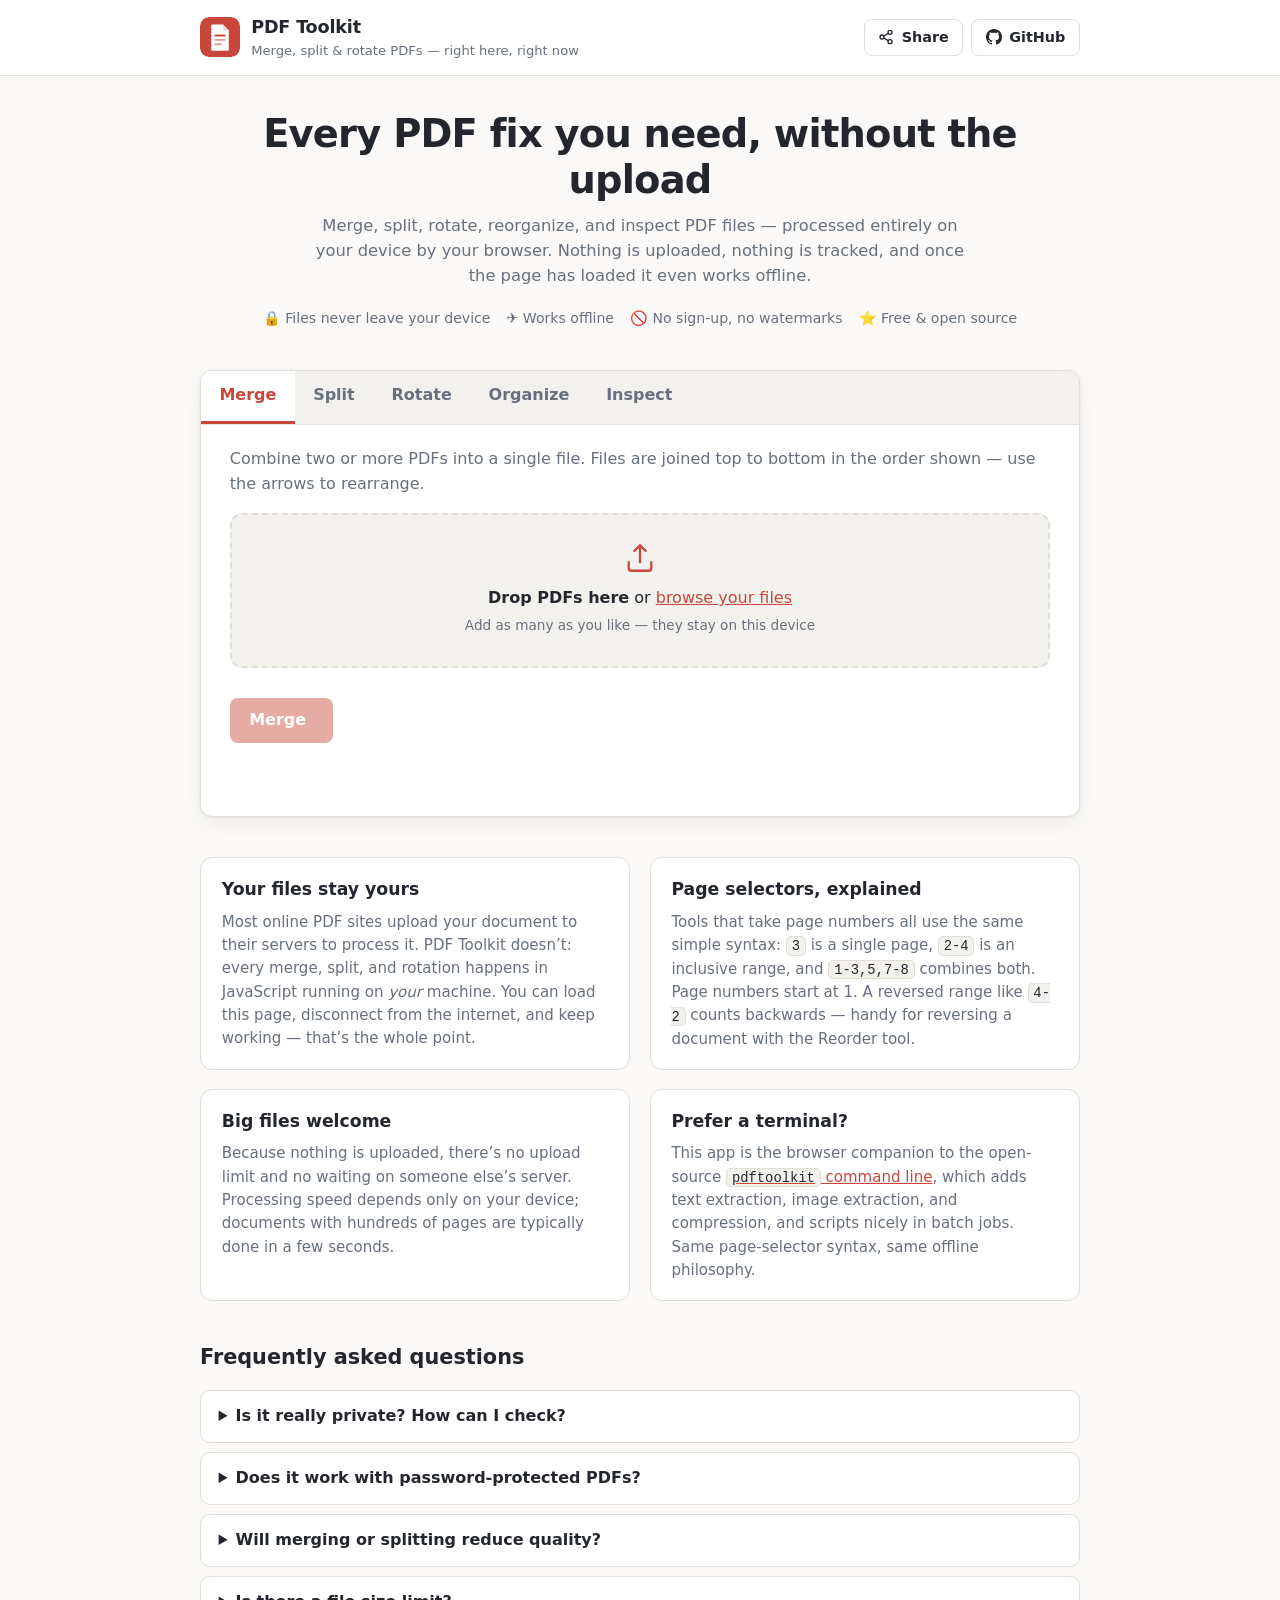
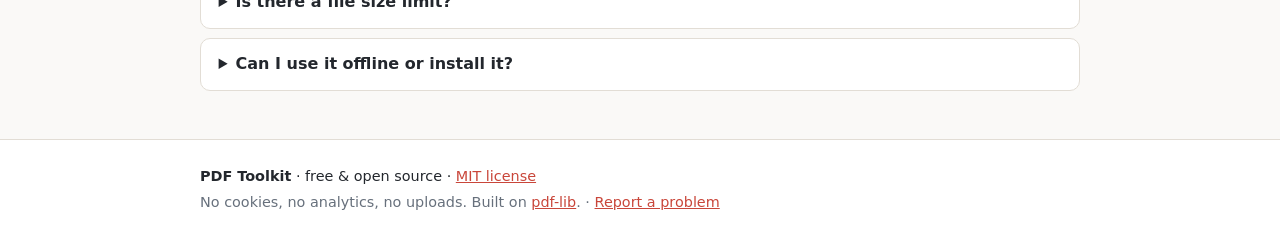
<file: docs/index.html>
<!DOCTYPE html>
<html lang="en">
<head>
  <meta charset="utf-8">
  <meta name="viewport" content="width=device-width, initial-scale=1">
  <title>PDF Toolkit — merge, split &amp; rotate PDFs privately in your browser</title>
  <meta name="description" content="Free, private PDF tools that run entirely in your browser. Merge, split, rotate, reorder, and inspect PDF files — no uploads, no accounts, no file size games. Works offline.">
  <link rel="canonical" href="https://smolkapps.github.io/pdf-toolkit/">

  <meta property="og:type" content="website">
  <meta property="og:site_name" content="PDF Toolkit">
  <meta property="og:title" content="PDF Toolkit — merge, split &amp; rotate PDFs privately in your browser">
  <meta property="og:description" content="Free, private PDF tools that run entirely in your browser. Merge, split, rotate, reorder, and inspect PDFs — your files never leave your device.">
  <meta property="og:url" content="https://smolkapps.github.io/pdf-toolkit/">
  <meta property="og:image" content="https://smolkapps.github.io/pdf-toolkit/og.png">
  <meta property="og:image:width" content="1200">
  <meta property="og:image:height" content="630">
  <meta property="og:image:alt" content="PDF Toolkit — private, in-browser PDF tools">
  <meta name="twitter:card" content="summary_large_image">
  <meta name="twitter:title" content="PDF Toolkit — merge, split &amp; rotate PDFs privately in your browser">
  <meta name="twitter:description" content="Free, private PDF tools that run entirely in your browser. No uploads, no accounts. Works offline.">
  <meta name="twitter:image" content="https://smolkapps.github.io/pdf-toolkit/og.png">

  <link rel="icon" href="favicon.ico" sizes="48x48">
  <link rel="icon" href="icons/favicon.svg" type="image/svg+xml">
  <link rel="apple-touch-icon" href="icons/apple-touch-icon.png">
  <link rel="manifest" href="manifest.webmanifest">
  <meta name="theme-color" content="#faf9f7" media="(prefers-color-scheme: light)">
  <meta name="theme-color" content="#191b1f" media="(prefers-color-scheme: dark)">

  <link rel="stylesheet" href="styles.css">
  <script type="application/ld+json">
  {
    "@context": "https://schema.org",
    "@type": "WebApplication",
    "name": "PDF Toolkit",
    "url": "https://smolkapps.github.io/pdf-toolkit/",
    "description": "Free, private PDF tools that run entirely in your browser. Merge, split, rotate, reorder, and inspect PDF files without uploading them anywhere.",
    "applicationCategory": "UtilitiesApplication",
    "operatingSystem": "Any",
    "browserRequirements": "Requires JavaScript",
    "offers": { "@type": "Offer", "price": "0", "priceCurrency": "USD" }
  }
  </script>
</head>
<body>
<a class="skip-link" href="#tools">Skip to the tools</a>

<header class="site-header">
  <div class="wrap header-inner">
    <div class="brand">
      <img src="icons/favicon.svg" alt="" width="40" height="40" class="brand-icon">
      <div>
        <p class="brand-name">PDF Toolkit</p>
        <p class="brand-tag">Merge, split &amp; rotate PDFs — right here, right now</p>
      </div>
    </div>
    <div class="header-actions">
      <button type="button" id="share-btn" class="btn btn-ghost" title="Share PDF Toolkit">
        <svg aria-hidden="true" viewBox="0 0 24 24" width="16" height="16" fill="none" stroke="currentColor" stroke-width="2" stroke-linecap="round" stroke-linejoin="round"><circle cx="18" cy="5" r="3"/><circle cx="6" cy="12" r="3"/><circle cx="18" cy="19" r="3"/><path d="M8.6 13.5l6.8 4M15.4 6.5l-6.8 4"/></svg>
        Share
      </button>
      <a class="btn btn-ghost" href="https://github.com/smolkapps/pdf-toolkit" rel="noopener">
        <svg aria-hidden="true" viewBox="0 0 16 16" width="16" height="16" fill="currentColor"><path d="M8 0C3.58 0 0 3.58 0 8c0 3.54 2.29 6.53 5.47 7.59.4.07.55-.17.55-.38 0-.19-.01-.82-.01-1.49-2.01.37-2.53-.49-2.69-.94-.09-.23-.48-.94-.82-1.13-.28-.15-.68-.52-.01-.53.63-.01 1.08.58 1.23.82.72 1.21 1.87.87 2.33.66.07-.52.28-.87.51-1.07-1.78-.2-3.64-.89-3.64-3.95 0-.87.31-1.59.82-2.15-.08-.2-.36-1.02.08-2.12 0 0 .67-.21 2.2.82.64-.18 1.32-.27 2-.27s1.36.09 2 .27c1.53-1.04 2.2-.82 2.2-.82.44 1.1.16 1.92.08 2.12.51.56.82 1.27.82 2.15 0 3.07-1.87 3.75-3.65 3.95.29.25.54.73.54 1.48 0 1.07-.01 1.93-.01 2.2 0 .21.15.46.55.38A8.01 8.01 0 0 0 16 8c0-4.42-3.58-8-8-8z"/></svg>
        GitHub
      </a>
    </div>
  </div>
</header>

<main class="wrap">
  <section class="hero">
    <h1>Every PDF fix you need, without the upload</h1>
    <p class="hero-sub">
      Merge, split, rotate, reorganize, and inspect PDF files — processed entirely
      on your device by your browser. Nothing is uploaded, nothing is tracked, and
      once the page has loaded it even works offline.
    </p>
    <ul class="trust-badges" aria-label="Why this tool is safe to use">
      <li><span aria-hidden="true">🔒</span> Files never leave your device</li>
      <li><span aria-hidden="true">✈️</span> Works offline</li>
      <li><span aria-hidden="true">🚫</span> No sign-up, no watermarks</li>
      <li><span aria-hidden="true">⭐</span> Free &amp; open source</li>
    </ul>
  </section>

  <noscript>
    <p class="noscript-warning">
      PDF Toolkit does all of its work locally in your browser, so it needs
      JavaScript to run. Please enable JavaScript, or use the
      <a href="https://github.com/smolkapps/pdf-toolkit">command-line version</a>.
    </p>
  </noscript>

  <section id="tools" class="tools-card" aria-label="PDF tools">
    <div class="tabs" role="tablist" aria-label="Choose a tool">
      <button role="tab" id="tab-merge" aria-controls="panel-merge" aria-selected="true" type="button">Merge</button>
      <button role="tab" id="tab-split" aria-controls="panel-split" aria-selected="false" tabindex="-1" type="button">Split</button>
      <button role="tab" id="tab-rotate" aria-controls="panel-rotate" aria-selected="false" tabindex="-1" type="button">Rotate</button>
      <button role="tab" id="tab-organize" aria-controls="panel-organize" aria-selected="false" tabindex="-1" type="button">Organize</button>
      <button role="tab" id="tab-inspect" aria-controls="panel-inspect" aria-selected="false" tabindex="-1" type="button">Inspect</button>
    </div>

    <!-- Merge -->
    <section id="panel-merge" role="tabpanel" aria-labelledby="tab-merge" class="panel">
      <p class="tool-desc">Combine two or more PDFs into a single file. Files are joined top to bottom in the order shown — use the arrows to rearrange.</p>
      <div class="dropzone" id="merge-drop" tabindex="0" role="button" aria-label="Add PDF files to merge: press Enter to browse, or drag and drop files here">
        <svg class="dz-icon" aria-hidden="true" viewBox="0 0 24 24" width="34" height="34" fill="none" stroke="currentColor" stroke-width="1.6" stroke-linecap="round" stroke-linejoin="round"><path d="M12 3v12m0-12L8 7m4-4 4 4"/><path d="M4 15v4a2 2 0 0 0 2 2h12a2 2 0 0 0 2-2v-4"/></svg>
        <p><strong>Drop PDFs here</strong> or <span class="dz-browse">browse your files</span></p>
        <p class="dz-hint">Add as many as you like — they stay on this device</p>
        <input type="file" id="merge-input" accept=".pdf,application/pdf" multiple hidden>
      </div>
      <ul class="file-list" id="merge-list" aria-label="Files to merge, in order"></ul>
      <div class="actions">
        <button type="button" class="btn btn-primary" id="merge-run" disabled>Merge <span id="merge-count"></span></button>
        <button type="button" class="btn btn-ghost" id="merge-clear" hidden>Clear all</button>
      </div>
      <div class="status" id="merge-status" role="status" aria-live="polite"></div>
      <div class="results" id="merge-results"></div>
    </section>

    <!-- Split -->
    <section id="panel-split" role="tabpanel" aria-labelledby="tab-split" class="panel" hidden>
      <p class="tool-desc">Break one PDF into smaller ones — pull out a page range, cut it into fixed-size chunks, or save every page as its own file.</p>
      <div class="dropzone" id="split-drop" tabindex="0" role="button" aria-label="Choose a PDF to split: press Enter to browse, or drag and drop a file here">
        <svg class="dz-icon" aria-hidden="true" viewBox="0 0 24 24" width="34" height="34" fill="none" stroke="currentColor" stroke-width="1.6" stroke-linecap="round" stroke-linejoin="round"><circle cx="6" cy="6" r="2.5"/><circle cx="6" cy="18" r="2.5"/><path d="M8.1 7.6 20 19.5M8.1 16.4 20 4.5M14.5 13 20 19.5"/></svg>
        <p><strong>Drop a PDF here</strong> or <span class="dz-browse">browse your files</span></p>
        <p class="dz-hint">One file at a time</p>
        <input type="file" id="split-input" accept=".pdf,application/pdf" hidden>
      </div>
      <div class="file-chip" id="split-file" hidden></div>
      <fieldset class="options" id="split-options" disabled>
        <legend>How should it be split?</legend>
        <label class="radio-row">
          <input type="radio" name="split-mode" value="ranges" checked>
          <span>Extract pages <input type="text" id="split-ranges" class="inline-input" inputmode="numeric" placeholder="e.g. 1-3,5" aria-label="Pages to extract, for example 1-3,5"> into one new PDF</span>
        </label>
        <label class="radio-row">
          <input type="radio" name="split-mode" value="every">
          <span>Cut into chunks of <input type="number" id="split-every" class="inline-input inline-num" min="1" step="1" value="1" aria-label="Pages per chunk"> page(s) each</span>
        </label>
        <label class="radio-row">
          <input type="radio" name="split-mode" value="all">
          <span>Save every page as a separate PDF</span>
        </label>
        <p class="field-error" id="split-error" role="alert" hidden></p>
      </fieldset>
      <div class="actions">
        <button type="button" class="btn btn-primary" id="split-run" disabled>Split PDF</button>
      </div>
      <div class="status" id="split-status" role="status" aria-live="polite"></div>
      <div class="results" id="split-results"></div>
    </section>

    <!-- Rotate -->
    <section id="panel-rotate" role="tabpanel" aria-labelledby="tab-rotate" class="panel" hidden>
      <p class="tool-desc">Turn pages the right way up. Rotate the whole document, or just the pages you name.</p>
      <div class="dropzone" id="rotate-drop" tabindex="0" role="button" aria-label="Choose a PDF to rotate: press Enter to browse, or drag and drop a file here">
        <svg class="dz-icon" aria-hidden="true" viewBox="0 0 24 24" width="34" height="34" fill="none" stroke="currentColor" stroke-width="1.6" stroke-linecap="round" stroke-linejoin="round"><path d="M21 12a9 9 0 1 1-2.64-6.36"/><path d="M21 3v6h-6"/></svg>
        <p><strong>Drop a PDF here</strong> or <span class="dz-browse">browse your files</span></p>
        <p class="dz-hint">One file at a time</p>
        <input type="file" id="rotate-input" accept=".pdf,application/pdf" hidden>
      </div>
      <div class="file-chip" id="rotate-file" hidden></div>
      <fieldset class="options" id="rotate-options" disabled>
        <legend>Rotation</legend>
        <div class="radio-row-group" role="radiogroup" aria-label="Rotation amount">
          <label class="radio-pill"><input type="radio" name="rotate-deg" value="90" checked><span>90° right</span></label>
          <label class="radio-pill"><input type="radio" name="rotate-deg" value="-90"><span>90° left</span></label>
          <label class="radio-pill"><input type="radio" name="rotate-deg" value="180"><span>180°</span></label>
        </div>
        <label class="field-label" for="rotate-pages">Pages to rotate <span class="muted">(leave blank for all pages)</span></label>
        <input type="text" id="rotate-pages" class="text-input" inputmode="numeric" placeholder="e.g. 1,3-5">
        <p class="field-error" id="rotate-error" role="alert" hidden></p>
      </fieldset>
      <div class="actions">
        <button type="button" class="btn btn-primary" id="rotate-run" disabled>Rotate pages</button>
      </div>
      <div class="status" id="rotate-status" role="status" aria-live="polite"></div>
      <div class="results" id="rotate-results"></div>
    </section>

    <!-- Organize -->
    <section id="panel-organize" role="tabpanel" aria-labelledby="tab-organize" class="panel" hidden>
      <p class="tool-desc">Keep, remove, or rearrange pages. Reordering accepts repeats and reversed ranges, so “5-1” reverses a five-page document.</p>
      <div class="dropzone" id="organize-drop" tabindex="0" role="button" aria-label="Choose a PDF to organize: press Enter to browse, or drag and drop a file here">
        <svg class="dz-icon" aria-hidden="true" viewBox="0 0 24 24" width="34" height="34" fill="none" stroke="currentColor" stroke-width="1.6" stroke-linecap="round" stroke-linejoin="round"><rect x="3" y="3" width="7" height="7" rx="1"/><rect x="14" y="3" width="7" height="7" rx="1"/><rect x="3" y="14" width="7" height="7" rx="1"/><rect x="14" y="14" width="7" height="7" rx="1"/></svg>
        <p><strong>Drop a PDF here</strong> or <span class="dz-browse">browse your files</span></p>
        <p class="dz-hint">One file at a time</p>
        <input type="file" id="organize-input" accept=".pdf,application/pdf" hidden>
      </div>
      <div class="file-chip" id="organize-file" hidden></div>
      <fieldset class="options" id="organize-options" disabled>
        <legend>What do you want to do?</legend>
        <div class="radio-row-group" role="radiogroup" aria-label="Organize action">
          <label class="radio-pill"><input type="radio" name="organize-mode" value="extract" checked><span>Keep only…</span></label>
          <label class="radio-pill"><input type="radio" name="organize-mode" value="delete"><span>Delete…</span></label>
          <label class="radio-pill"><input type="radio" name="organize-mode" value="reorder"><span>Reorder as…</span></label>
        </div>
        <label class="field-label" for="organize-pages" id="organize-pages-label">Pages to keep</label>
        <input type="text" id="organize-pages" class="text-input" inputmode="numeric" placeholder="e.g. 2-4,7">
        <p class="field-error" id="organize-error" role="alert" hidden></p>
      </fieldset>
      <div class="actions">
        <button type="button" class="btn btn-primary" id="organize-run" disabled>Apply changes</button>
      </div>
      <div class="status" id="organize-status" role="status" aria-live="polite"></div>
      <div class="results" id="organize-results"></div>
    </section>

    <!-- Inspect -->
    <section id="panel-inspect" role="tabpanel" aria-labelledby="tab-inspect" class="panel" hidden>
      <p class="tool-desc">See what’s inside a PDF before you work on it: page count, page sizes, and the document’s embedded metadata.</p>
      <div class="dropzone" id="inspect-drop" tabindex="0" role="button" aria-label="Choose a PDF to inspect: press Enter to browse, or drag and drop a file here">
        <svg class="dz-icon" aria-hidden="true" viewBox="0 0 24 24" width="34" height="34" fill="none" stroke="currentColor" stroke-width="1.6" stroke-linecap="round" stroke-linejoin="round"><circle cx="11" cy="11" r="7"/><path d="m21 21-4.3-4.3"/></svg>
        <p><strong>Drop a PDF here</strong> or <span class="dz-browse">browse your files</span></p>
        <p class="dz-hint">Read-only — the file is never modified</p>
        <input type="file" id="inspect-input" accept=".pdf,application/pdf" hidden>
      </div>
      <div class="status" id="inspect-status" role="status" aria-live="polite"></div>
      <div class="results" id="inspect-results"></div>
    </section>
  </section>

  <section class="content-grid" aria-label="About PDF Toolkit">
    <article>
      <h2>Your files stay yours</h2>
      <p>
        Most online PDF sites upload your document to their servers to process it.
        PDF Toolkit doesn’t: every merge, split, and rotation happens in JavaScript
        running on <em>your</em> machine. You can load this page, disconnect from
        the internet, and keep working — that’s the whole point.
      </p>
    </article>
    <article>
      <h2>Page selectors, explained</h2>
      <p>
        Tools that take page numbers all use the same simple syntax:
        <code>3</code> is a single page, <code>2-4</code> is an inclusive range,
        and <code>1-3,5,7-8</code> combines both. Page numbers start at 1.
        A reversed range like <code>4-2</code> counts backwards — handy for
        reversing a document with the Reorder tool.
      </p>
    </article>
    <article>
      <h2>Big files welcome</h2>
      <p>
        Because nothing is uploaded, there’s no upload limit and no waiting on
        someone else’s server. Processing speed depends only on your device;
        documents with hundreds of pages are typically done in a few seconds.
      </p>
    </article>
    <article>
      <h2>Prefer a terminal?</h2>
      <p>
        This app is the browser companion to the open-source
        <a href="https://github.com/smolkapps/pdf-toolkit"><code>pdftoolkit</code>
        command line</a>, which adds text extraction, image extraction, and
        compression, and scripts nicely in batch jobs. Same page-selector syntax,
        same offline philosophy.
      </p>
    </article>
  </section>

  <section class="faq" aria-label="Frequently asked questions">
    <h2>Frequently asked questions</h2>
    <details>
      <summary>Is it really private? How can I check?</summary>
      <p>Yes. Open your browser’s developer tools on the Network tab and run any operation — you’ll see no requests carrying your file. You can also load the page once, switch off your connection, and everything still works. The <a href="https://github.com/smolkapps/pdf-toolkit">source code</a> is public.</p>
    </details>
    <details>
      <summary>Does it work with password-protected PDFs?</summary>
      <p>No. Encrypted PDFs are detected and refused with a clear message rather than silently producing broken output. Decrypt the file with the password owner’s tools first.</p>
    </details>
    <details>
      <summary>Will merging or splitting reduce quality?</summary>
      <p>No. Pages are copied structurally — text, images, and vector graphics are moved as-is, never re-rendered or recompressed.</p>
    </details>
    <details>
      <summary>Is there a file size limit?</summary>
      <p>Only your device’s memory. There is no artificial cap and no “premium” tier — the app has no server to pay for.</p>
    </details>
    <details>
      <summary>Can I use it offline or install it?</summary>
      <p>Yes. After your first visit the app is cached and works without a connection. On most browsers you can also install it from the address bar (“Install app” / “Add to Home Screen”) and it opens like a native app.</p>
    </details>
  </section>
</main>

<footer class="site-footer">
  <div class="wrap footer-inner">
    <p>
      <strong>PDF Toolkit</strong> · free &amp; open source ·
      <a href="https://github.com/smolkapps/pdf-toolkit/blob/main/LICENSE" rel="noopener">MIT license</a>
    </p>
    <p class="muted">
      No cookies, no analytics, no uploads. Built on
      <a href="https://pdf-lib.js.org/" rel="noopener">pdf-lib</a>.
      · <a href="https://github.com/smolkapps/pdf-toolkit/issues" rel="noopener">Report a problem</a>
    </p>
  </div>
</footer>

<div class="toast" id="toast" role="status" aria-live="polite" hidden></div>

<script src="vendor/pdf-lib.min.js" defer></script>
<script type="module" src="js/app.js"></script>
</body>
</html>
</file>
<file: docs/styles.css>
/* PDF Toolkit — styles. Light/dark via CSS custom properties. */

:root {
  --bg: #faf9f7;
  --bg-card: #ffffff;
  --bg-inset: #f3f1ed;
  --text: #23272d;
  --text-muted: #67707c;
  --border: #e2ddd5;
  --accent: #c9463a;
  --accent-hover: #b03a2f;
  --accent-contrast: #ffffff;
  --ok: #1d7a45;
  --ok-bg: #e8f5ec;
  --error: #b32d2d;
  --error-bg: #fbeaea;
  --shadow: 0 1px 3px rgba(20, 22, 26, 0.07), 0 8px 24px rgba(20, 22, 26, 0.05);
  --radius: 12px;
  color-scheme: light dark;
}

@media (prefers-color-scheme: dark) {
  :root {
    --bg: #191b1f;
    --bg-card: #22252b;
    --bg-inset: #1e2126;
    --text: #e8e6e2;
    --text-muted: #9aa2ad;
    --border: #363b44;
    --accent: #e06156;
    --accent-hover: #e97b71;
    --accent-contrast: #1c1214;
    --ok: #6fcf97;
    --ok-bg: #1d2b23;
    --error: #ef8f8f;
    --error-bg: #33201f;
    --shadow: 0 1px 3px rgba(0, 0, 0, 0.4), 0 8px 24px rgba(0, 0, 0, 0.3);
  }
}

* { box-sizing: border-box; }

/* display rules on .btn etc. must never resurrect [hidden] elements */
[hidden] { display: none !important; }

html { scroll-behavior: smooth; }

body {
  margin: 0;
  font-family: system-ui, -apple-system, "Segoe UI", Roboto, "Helvetica Neue", Arial, sans-serif;
  font-size: 16px;
  line-height: 1.55;
  background: var(--bg);
  color: var(--text);
  -webkit-text-size-adjust: 100%;
}

code {
  font-family: ui-monospace, SFMono-Regular, Menlo, Consolas, monospace;
  font-size: 0.92em;
  background: var(--bg-inset);
  border: 1px solid var(--border);
  border-radius: 5px;
  padding: 0.05em 0.35em;
}

a { color: var(--accent); }
a:hover { color: var(--accent-hover); }

.wrap {
  max-width: 920px;
  margin: 0 auto;
  padding: 0 1.25rem;
}

.muted { color: var(--text-muted); }

.skip-link {
  position: absolute;
  left: -999px;
  top: 0;
  background: var(--accent);
  color: var(--accent-contrast);
  padding: 0.5rem 1rem;
  border-radius: 0 0 8px 0;
  z-index: 10;
}
.skip-link:focus { left: 0; }

/* Header ----------------------------------------------------------- */

.site-header {
  border-bottom: 1px solid var(--border);
  background: var(--bg-card);
}

.header-inner {
  display: flex;
  align-items: center;
  justify-content: space-between;
  gap: 1rem;
  padding-top: 0.85rem;
  padding-bottom: 0.85rem;
  flex-wrap: wrap;
}

.brand {
  display: flex;
  align-items: center;
  gap: 0.7rem;
}

.brand-icon { border-radius: 9px; }

.brand-name {
  margin: 0;
  font-weight: 700;
  font-size: 1.1rem;
  letter-spacing: -0.01em;
}

.brand-tag {
  margin: 0;
  font-size: 0.82rem;
  color: var(--text-muted);
}

.header-actions { display: flex; gap: 0.5rem; }

/* Hero ------------------------------------------------------------- */

.hero { padding: 2.2rem 0 1rem; text-align: center; }

.hero h1 {
  margin: 0 0 0.6rem;
  font-size: clamp(1.6rem, 4.5vw, 2.4rem);
  letter-spacing: -0.02em;
  line-height: 1.2;
}

.hero-sub {
  margin: 0 auto;
  max-width: 42rem;
  color: var(--text-muted);
  font-size: 1.02rem;
}

.trust-badges {
  list-style: none;
  display: flex;
  flex-wrap: wrap;
  justify-content: center;
  gap: 0.5rem 1rem;
  margin: 1.2rem 0 0;
  padding: 0;
  font-size: 0.88rem;
  color: var(--text-muted);
}

.noscript-warning {
  background: var(--error-bg);
  color: var(--error);
  border: 1px solid var(--error);
  border-radius: var(--radius);
  padding: 1rem 1.25rem;
  margin: 1.5rem 0;
}

/* Tools card -------------------------------------------------------- */

.tools-card {
  background: var(--bg-card);
  border: 1px solid var(--border);
  border-radius: var(--radius);
  box-shadow: var(--shadow);
  margin: 1.5rem 0 2.5rem;
  overflow: hidden;
}

.tabs {
  display: flex;
  overflow-x: auto;
  border-bottom: 1px solid var(--border);
  background: var(--bg-inset);
}

.tabs [role="tab"] {
  appearance: none;
  border: none;
  background: transparent;
  font: inherit;
  font-weight: 600;
  color: var(--text-muted);
  padding: 0.8rem 1.15rem;
  cursor: pointer;
  border-bottom: 3px solid transparent;
  white-space: nowrap;
}

.tabs [role="tab"]:hover { color: var(--text); }

.tabs [role="tab"][aria-selected="true"] {
  color: var(--accent);
  border-bottom-color: var(--accent);
  background: var(--bg-card);
}

.panel { padding: 1.4rem clamp(1rem, 3vw, 1.8rem) 1.8rem; }

.tool-desc { margin: 0 0 1rem; color: var(--text-muted); }

/* Drop zones -------------------------------------------------------- */

.dropzone {
  border: 2px dashed var(--border);
  border-radius: var(--radius);
  background: var(--bg-inset);
  padding: 1.6rem 1rem;
  text-align: center;
  cursor: pointer;
  transition: border-color 0.15s, background-color 0.15s;
}

.dropzone p { margin: 0.25rem 0; }

.dropzone:hover, .dropzone:focus-visible, .dropzone.drag-over {
  border-color: var(--accent);
  background: color-mix(in srgb, var(--accent) 6%, var(--bg-inset));
}

.dz-icon { color: var(--accent); }

.dz-browse { color: var(--accent); text-decoration: underline; }

.dz-hint { font-size: 0.85rem; color: var(--text-muted); }

/* File chips & lists ------------------------------------------------ */

.file-chip {
  display: flex;
  align-items: center;
  justify-content: space-between;
  gap: 0.6rem;
  margin-top: 0.8rem;
  padding: 0.55rem 0.9rem;
  background: var(--bg-inset);
  border: 1px solid var(--border);
  border-radius: 8px;
  font-size: 0.92rem;
  overflow-wrap: anywhere;
}

.chip-clear, .icon-btn {
  appearance: none;
  border: 1px solid var(--border);
  background: var(--bg-card);
  color: var(--text);
  border-radius: 6px;
  min-width: 1.9rem;
  height: 1.9rem;
  cursor: pointer;
  font-size: 0.85rem;
  flex-shrink: 0;
}

.chip-clear:hover, .icon-btn:hover:not(:disabled) { border-color: var(--accent); color: var(--accent); }

.icon-btn:disabled { opacity: 0.35; cursor: default; }

.file-list {
  list-style: none;
  margin: 0.8rem 0 0;
  padding: 0;
  display: flex;
  flex-direction: column;
  gap: 0.4rem;
}

.file-row {
  display: flex;
  align-items: center;
  justify-content: space-between;
  gap: 0.6rem;
  padding: 0.5rem 0.75rem;
  background: var(--bg-inset);
  border: 1px solid var(--border);
  border-radius: 8px;
  font-size: 0.92rem;
}

.file-info { overflow-wrap: anywhere; }

.file-controls { display: flex; gap: 0.3rem; flex-shrink: 0; }

/* Options ----------------------------------------------------------- */

.options {
  margin: 1.1rem 0 0;
  padding: 1rem 1.1rem;
  border: 1px solid var(--border);
  border-radius: var(--radius);
}

.options:disabled { opacity: 0.5; }

.options legend {
  font-weight: 600;
  font-size: 0.95rem;
  padding: 0 0.4rem;
}

.radio-row {
  display: block;
  margin: 0.45rem 0;
}

.radio-row input[type="radio"] { accent-color: var(--accent); margin-right: 0.4rem; }

.radio-row-group { display: flex; flex-wrap: wrap; gap: 0.5rem; margin: 0.3rem 0 0.9rem; }

.radio-pill input { position: absolute; opacity: 0; pointer-events: none; }

.radio-pill span {
  display: inline-block;
  border: 1px solid var(--border);
  border-radius: 999px;
  padding: 0.35rem 0.9rem;
  cursor: pointer;
  font-size: 0.92rem;
  background: var(--bg-inset);
}

.radio-pill input:checked + span {
  background: var(--accent);
  border-color: var(--accent);
  color: var(--accent-contrast);
  font-weight: 600;
}

.radio-pill input:focus-visible + span {
  outline: 2px solid var(--accent);
  outline-offset: 2px;
}

.inline-input {
  font: inherit;
  color: var(--text);
  background: var(--bg-card);
  border: 1px solid var(--border);
  border-radius: 6px;
  padding: 0.15rem 0.5rem;
  width: 8.5rem;
}

.inline-num { width: 4.5rem; }

.field-label { display: block; font-weight: 600; font-size: 0.92rem; margin: 0.4rem 0 0.3rem; }

.text-input {
  font: inherit;
  color: var(--text);
  background: var(--bg-card);
  border: 1px solid var(--border);
  border-radius: 8px;
  padding: 0.5rem 0.75rem;
  width: 100%;
  max-width: 22rem;
}

.text-input:focus, .inline-input:focus {
  outline: 2px solid var(--accent);
  outline-offset: 1px;
  border-color: var(--accent);
}

.field-error {
  color: var(--error);
  font-size: 0.88rem;
  margin: 0.5rem 0 0;
}

/* Buttons ------------------------------------------------------------ */

.btn {
  display: inline-flex;
  align-items: center;
  gap: 0.45rem;
  font: inherit;
  font-weight: 600;
  border-radius: 8px;
  padding: 0.55rem 1.15rem;
  cursor: pointer;
  text-decoration: none;
  border: 1px solid transparent;
  transition: background-color 0.15s, border-color 0.15s;
}

.btn-primary {
  background: var(--accent);
  color: var(--accent-contrast);
}

.btn-primary:hover:not(:disabled) { background: var(--accent-hover); }

.btn-primary:disabled { opacity: 0.45; cursor: default; }

.btn-ghost {
  background: transparent;
  color: var(--text);
  border-color: var(--border);
  font-size: 0.9rem;
  padding: 0.4rem 0.85rem;
}

.btn-ghost:hover { border-color: var(--accent); color: var(--accent); }

.btn-download {
  background: var(--bg-inset);
  color: var(--text);
  border-color: var(--border);
  font-size: 0.92rem;
  padding: 0.45rem 0.9rem;
  overflow-wrap: anywhere;
}

.btn-download:hover { border-color: var(--accent); color: var(--accent); }

.btn:focus-visible { outline: 2px solid var(--accent); outline-offset: 2px; }

.actions { margin-top: 1.1rem; display: flex; gap: 0.6rem; flex-wrap: wrap; }

/* Status & results ---------------------------------------------------- */

.status { margin-top: 0.9rem; font-size: 0.94rem; min-height: 1.4em; }

.status-error {
  color: var(--error);
  background: var(--error-bg);
  border-radius: 8px;
  padding: 0.55rem 0.85rem;
}

.status-ok {
  color: var(--ok);
  background: var(--ok-bg);
  border-radius: 8px;
  padding: 0.55rem 0.85rem;
}

.status-busy { color: var(--text-muted); }

.spinner {
  display: inline-block;
  width: 0.9em;
  height: 0.9em;
  margin-right: 0.5em;
  border: 2px solid var(--text-muted);
  border-top-color: transparent;
  border-radius: 50%;
  animation: spin 0.8s linear infinite;
  vertical-align: -0.1em;
}

@keyframes spin { to { transform: rotate(360deg); } }

@media (prefers-reduced-motion: reduce) {
  .spinner { animation-duration: 2.4s; }
  html { scroll-behavior: auto; }
}

.results { margin-top: 0.6rem; }

.results-summary { font-weight: 600; margin: 0.8rem 0 0.5rem; }

.download-list {
  list-style: none;
  margin: 0;
  padding: 0;
  display: flex;
  flex-direction: column;
  gap: 0.45rem;
}

.download-list li { display: flex; align-items: center; gap: 0.7rem; flex-wrap: wrap; }

.dl-size { font-size: 0.85rem; color: var(--text-muted); }

.btn-zip { margin-top: 0.9rem; }

.info-card {
  margin-top: 1rem;
  border: 1px solid var(--border);
  border-radius: var(--radius);
  padding: 1rem 1.2rem;
  background: var(--bg-inset);
  overflow-wrap: anywhere;
}

.info-card h3 { margin: 0 0 0.6rem; font-size: 1.02rem; }

.info-card dl {
  display: grid;
  grid-template-columns: minmax(6.5rem, max-content) 1fr;
  gap: 0.35rem 1.2rem;
  margin: 0;
}

.info-card dt { font-weight: 600; color: var(--text-muted); font-size: 0.9rem; }

.info-card dd { margin: 0; font-size: 0.94rem; }

/* Content & FAQ -------------------------------------------------------- */

.content-grid {
  display: grid;
  grid-template-columns: repeat(auto-fit, minmax(min(100%, 20rem), 1fr));
  gap: 1.2rem;
  margin: 0 0 2.5rem;
}

.content-grid article {
  background: var(--bg-card);
  border: 1px solid var(--border);
  border-radius: var(--radius);
  padding: 1.1rem 1.3rem;
}

.content-grid h2 { margin: 0 0 0.5rem; font-size: 1.08rem; }

.content-grid p { margin: 0; font-size: 0.94rem; color: var(--text-muted); }

.content-grid p code { color: var(--text); }

.faq { margin: 0 0 3rem; }

.faq h2 { font-size: 1.3rem; }

.faq details {
  border: 1px solid var(--border);
  border-radius: 10px;
  background: var(--bg-card);
  margin-bottom: 0.6rem;
  padding: 0;
}

.faq summary {
  cursor: pointer;
  font-weight: 600;
  padding: 0.8rem 1.1rem;
  border-radius: 10px;
}

.faq summary:focus-visible { outline: 2px solid var(--accent); outline-offset: 2px; }

.faq details p {
  margin: 0;
  padding: 0 1.1rem 0.9rem;
  color: var(--text-muted);
  font-size: 0.94rem;
}

/* Footer ---------------------------------------------------------------- */

.site-footer {
  border-top: 1px solid var(--border);
  background: var(--bg-card);
  padding: 1.4rem 0 1.6rem;
  font-size: 0.9rem;
}

.footer-inner p { margin: 0.2rem 0; }

/* Toast ------------------------------------------------------------------ */

.toast {
  position: fixed;
  left: 50%;
  bottom: 1.4rem;
  transform: translateX(-50%);
  background: var(--text);
  color: var(--bg);
  padding: 0.6rem 1.1rem;
  border-radius: 999px;
  font-size: 0.9rem;
  box-shadow: var(--shadow);
  z-index: 20;
  max-width: min(90vw, 30rem);
  overflow-wrap: anywhere;
}

/* 404 page ----------------------------------------------------------------- */

.error-page {
  min-height: 70vh;
  display: flex;
  flex-direction: column;
  align-items: center;
  justify-content: center;
  text-align: center;
  padding: 2rem 1.25rem;
}

.error-page h1 { font-size: clamp(2rem, 8vw, 3.2rem); margin: 0.8rem 0 0.4rem; }

.error-page p { color: var(--text-muted); max-width: 30rem; }

/* Small screens -------------------------------------------------------------- */

@media (max-width: 560px) {
  .header-inner { justify-content: center; text-align: center; }
  .hero { padding-top: 1.6rem; }
  .panel { padding: 1.1rem 0.9rem 1.4rem; }
  .file-row { flex-wrap: wrap; }
  .info-card dl { grid-template-columns: 1fr; gap: 0 0; }
  .info-card dt { margin-top: 0.4rem; }
}
</file>
